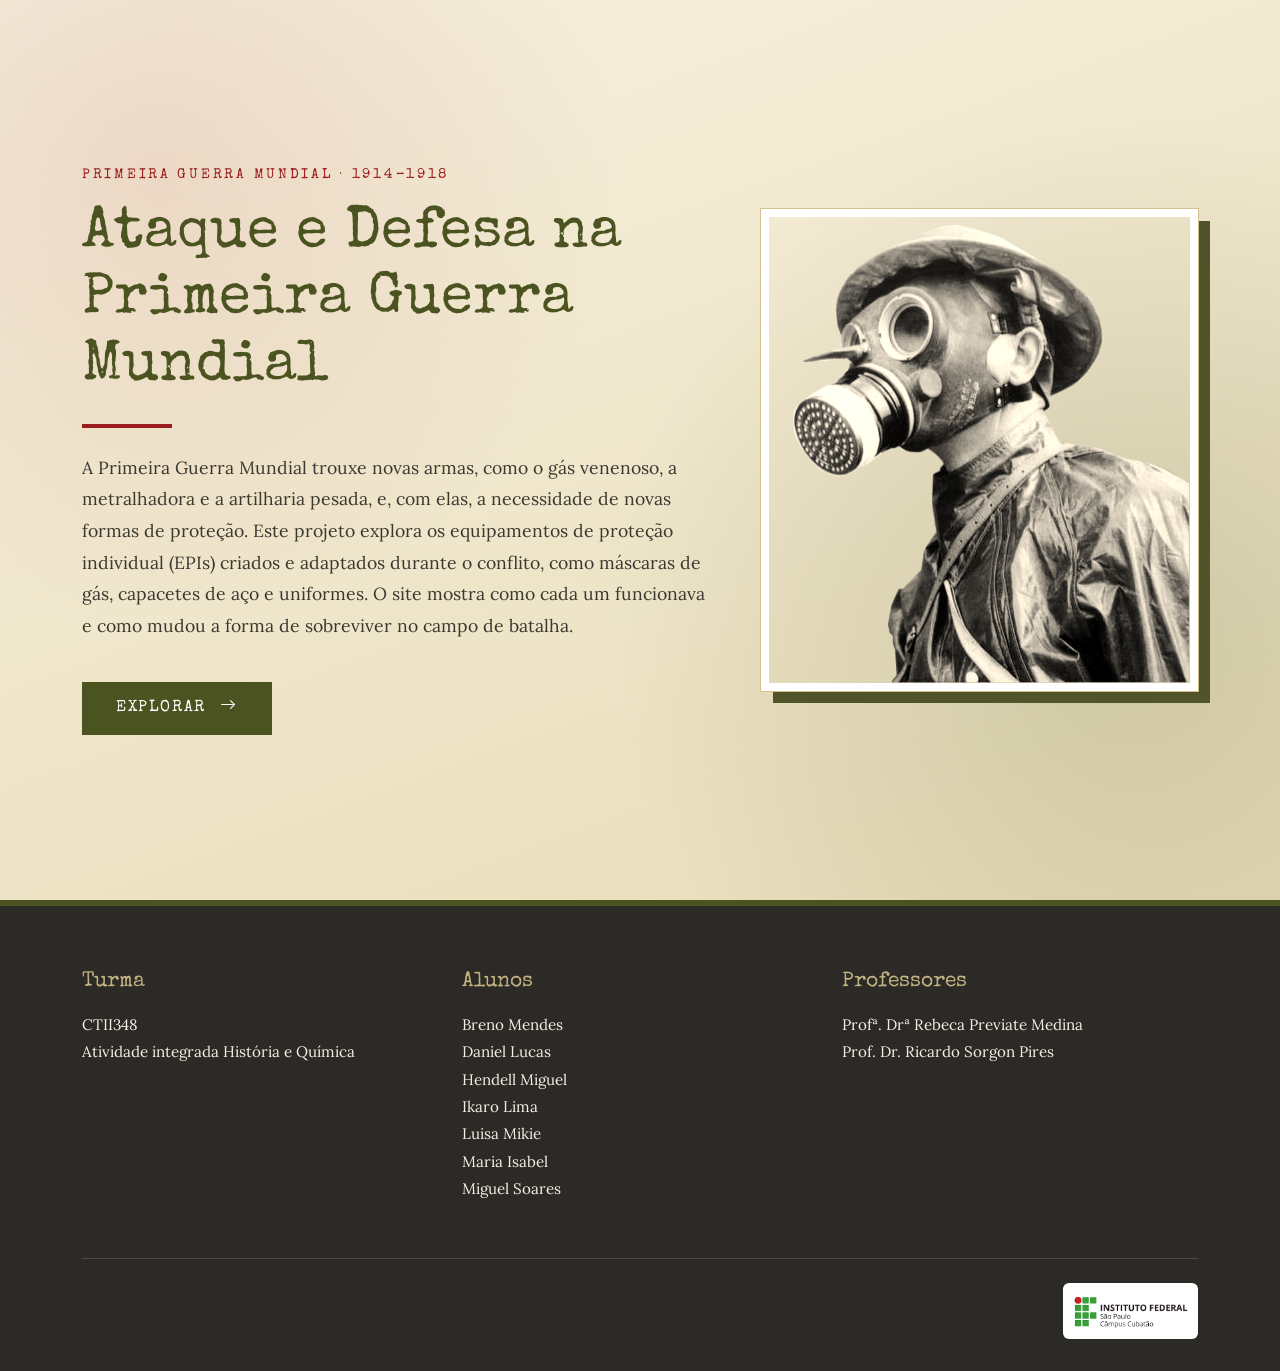
<file: index.html>
<!DOCTYPE html>
<html lang="pt-BR">
<head>
    <meta charset="UTF-8">
    <meta name="viewport" content="width=device-width, initial-scale=1.0">
    <title>EPIs da Primeira Guerra Mundial</title>
    <link rel="icon" type="image/x-icon" href="components/imgs/favicon.png">
    <link href="https://cdn.jsdelivr.net/npm/bootstrap@5.3.2/dist/css/bootstrap.min.css" rel="stylesheet">
    <link rel="stylesheet" href="https://cdn.jsdelivr.net/npm/bootstrap-icons@1.11.3/font/bootstrap-icons.css">
    <link href="https://fonts.googleapis.com/css2?family=Lora:wght@400;600&family=Special+Elite&display=swap" rel="stylesheet">
    <link rel="stylesheet" href="styles/style.css">
</head>
<body>

    <!-- HERO -->
    <header class="hero d-flex align-items-center">
        <div class="container">
            <div class="row align-items-center g-5">

                <div class="col-lg-7">
                    <p class="eyebrow fade-in">Primeira Guerra Mundial · 1914–1918</p>
                    <h1 class="hero-title fade-in" style="--delay: .15s">Ataque e Defesa na Primeira Guerra Mundial</h1>
                    <div class="divider fade-in" style="--delay: .3s"></div>
                    <p class="hero-text fade-in" style="--delay: .45s">
                        A Primeira Guerra Mundial trouxe novas armas, como o gás venenoso, a metralhadora e a artilharia pesada,
                        e, com elas, a necessidade de novas formas de proteção. Este projeto explora os equipamentos de
                        proteção individual (EPIs) criados e adaptados durante o conflito, como máscaras de gás, capacetes de aço
                        e uniformes. O site mostra como cada um funcionava e como mudou a forma de sobreviver no campo de batalha.
                    </p>
                    <div class="d-flex flex-column align-items-start fade-in" style="--delay: .6s">
    <a href="epis.html" class="btn btn-explorar">
        Explorar <i class="bi bi-arrow-right ms-2"></i>
    </a>
</div>
                    
                </div>

                <div class="col-lg-5 text-center fade-in" style="--delay: .4s">
                    <img src="components/imgs/soldado.png" alt="Soldado da Primeira Guerra Mundial usando máscara de gás" class="hero-img img-fluid">
                </div>

            </div>
        </div>
    </header>

    <!-- CRÉDITOS -->
    <footer class="footer-section">
        <div class="container">
            <div class="row g-4">

                <div class="col-md-4 fade-in">
                    <h2 class="footer-title">Turma</h2>
                    <ul class="footer-list">
                        <li>CTII348</li>
                        <li>Atividade integrada História e Química</li>
                    </ul>
                </div>

                <div class="col-md-4 fade-in" style="--delay: .15s">
                    <h2 class="footer-title">Alunos</h2>
                    <ul class="footer-list">
                        <li>Breno Mendes</li>
                        <li>Daniel Lucas</li>
                        <li>Hendell Miguel</li>
                        <li>Ikaro Lima</li>
                        <li>Luisa Mikie</li>
                        <li>Maria Isabel</li>
                        <li>Miguel Soares</li>
                    </ul>
                </div>

                <div class="col-md-4 fade-in" style="--delay: .3s">
                    <h2 class="footer-title">Professores</h2>
                    <ul class="footer-list">
                        <li>Profª. Drª Rebeca Previate Medina</li>
                        <li>Prof. Dr. Ricardo Sorgon Pires</li>
                    </ul>
                </div>

            </div>

            <div class="institution">
                <img src="components/imgs/ifsp.png" alt="Logo do IFSP Cubatão" class="inst-logo">
            </div>
        </div>
    </footer>

    <script>
        const elementos = document.querySelectorAll('.fade-in');

        if ('IntersectionObserver' in window) {
            const observer = new IntersectionObserver((entries) => {
                entries.forEach((entry) => {
                    if (entry.isIntersecting) {
                        entry.target.classList.add('visible');
                        observer.unobserve(entry.target);
                    }
                });
            }, { threshold: 0.15 });

            elementos.forEach((el) => observer.observe(el));
        } else {
            elementos.forEach((el) => el.classList.add('visible'));
        }
    </script>
</body>
</html>
</file>
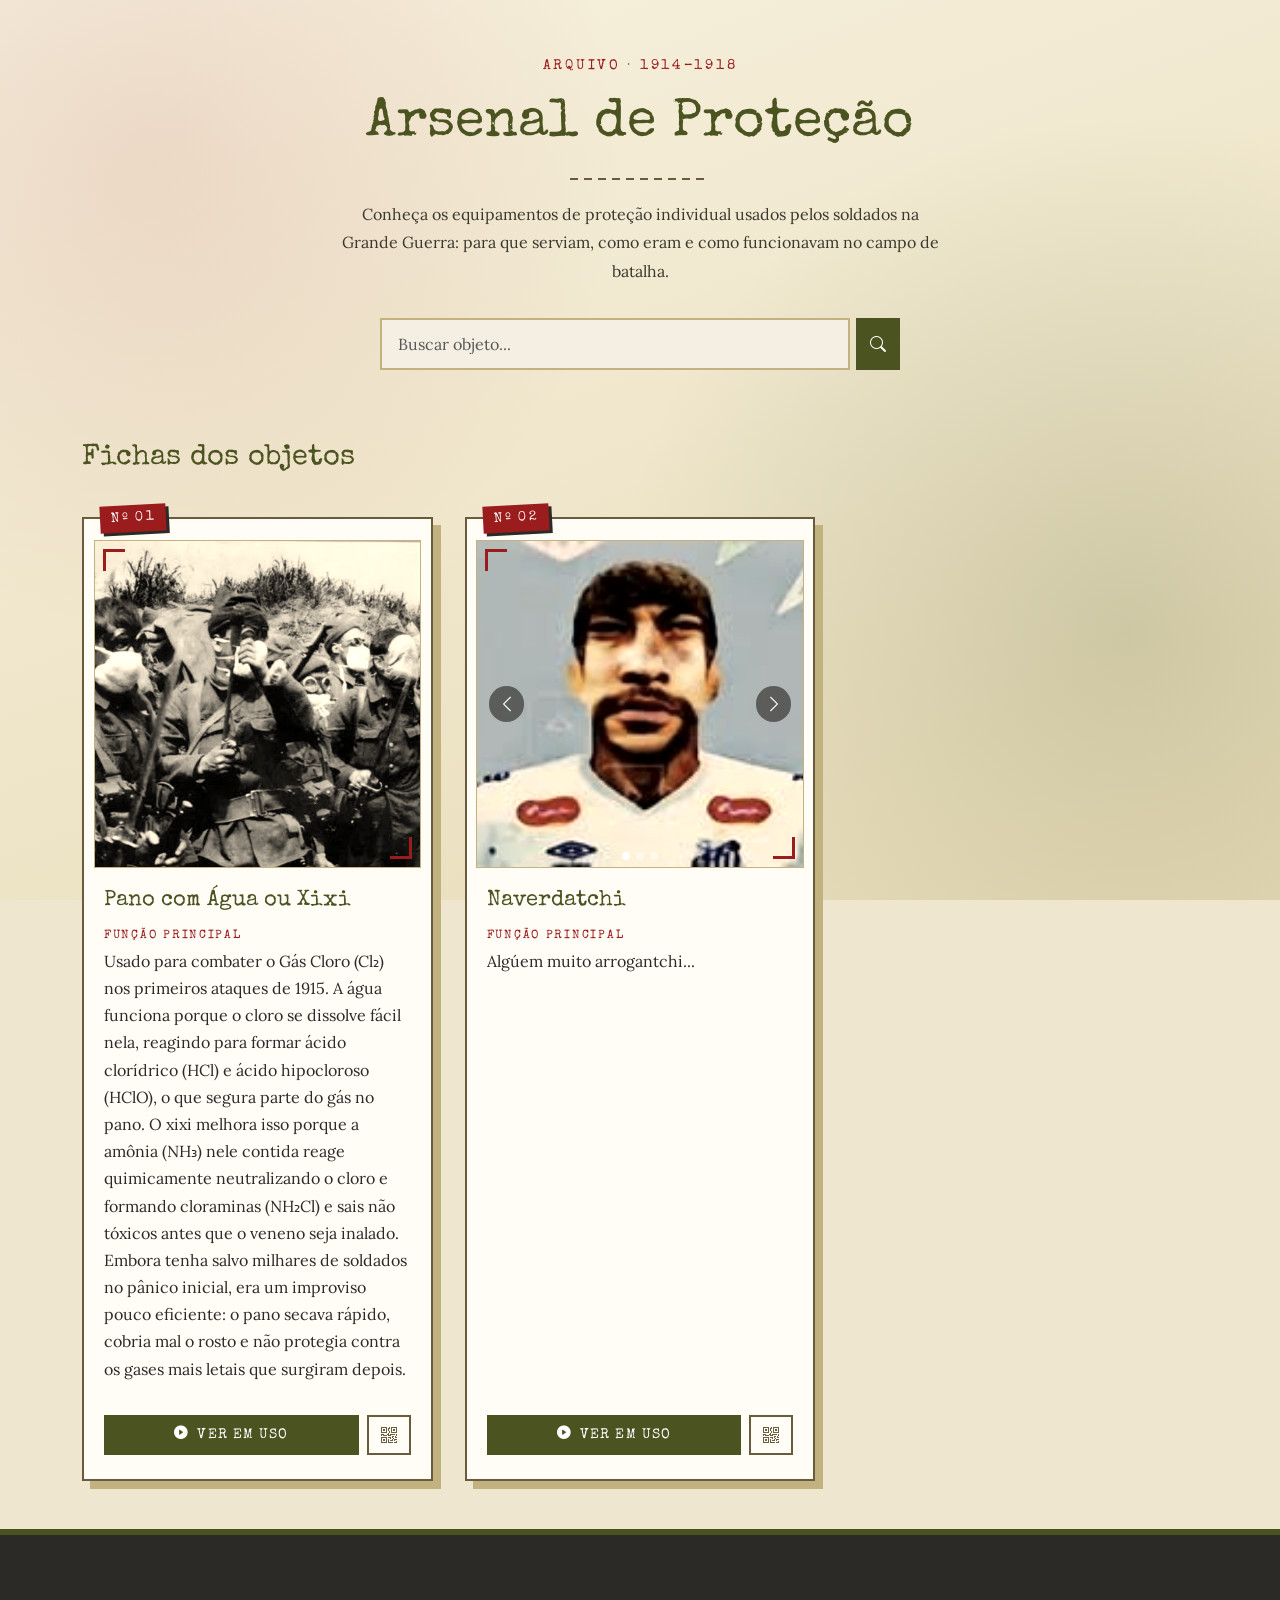
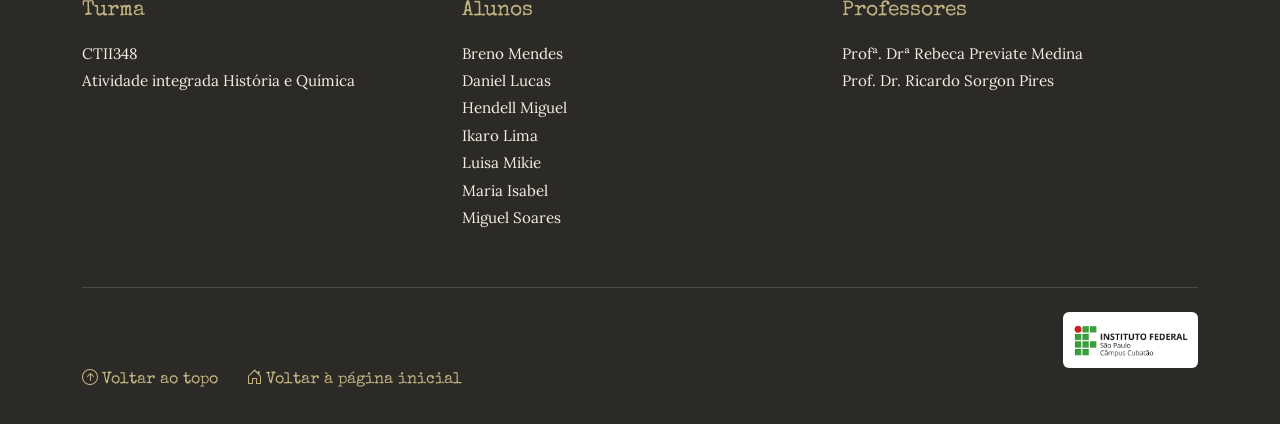
<file: epis.html>
<!DOCTYPE html>
<html lang="pt-BR">
<head>
    <meta charset="UTF-8">
    <meta name="viewport" content="width=device-width, initial-scale=1.0">
    <title>Catálogo de EPIs | Primeira Guerra Mundial</title>
    <link rel="icon" type="image/x-icon" href="components/imgs/favicon.png">
    <link href="https://cdn.jsdelivr.net/npm/bootstrap@5.3.2/dist/css/bootstrap.min.css" rel="stylesheet">
    <link rel="stylesheet" href="https://cdn.jsdelivr.net/npm/bootstrap-icons@1.11.3/font/bootstrap-icons.css">
    <link href="https://fonts.googleapis.com/css2?family=Lora:wght@400;600&family=Special+Elite&display=swap" rel="stylesheet">
    <link rel="stylesheet" href="styles/style.css">
</head>
<body>

    <!-- CABEÇALHO -->
    <header class="page-header">
        <div class="container">
            <p class="eyebrow fade-in">Arquivo · 1914–1918</p>
            <h1 class="page-title fade-in" style="--delay: .1s">Arsenal de Proteção</h1>
            <div class="orn fade-in" style="--delay: .2s"></div>
            <p class="page-sub fade-in" style="--delay: .3s">
                Conheça os equipamentos de proteção individual usados pelos soldados na Grande Guerra:
                para que serviam, como eram e como funcionavam no campo de batalha.
            </p>

            <form class="busca d-flex fade-in" style="--delay: .4s" id="form-busca" role="search" autocomplete="off">
                <input class="form-control" type="search" id="busca" list="lista-epis" placeholder="Buscar objeto..." aria-label="Buscar objeto">
                <button class="btn btn-busca" type="submit" aria-label="Buscar"><i class="bi bi-search"></i></button>
            </form>
            <datalist id="lista-epis"></datalist>
        </div>
    </header>

    <main class="container pb-5">

        <!-- AVISO QUANDO CHEGA PELO QR CODE -->
        <div id="aviso-qr" class="aviso-qr d-none" role="status">
            <i class="bi bi-geo-alt-fill fs-4"></i>
            <span>Você chegou pelo QR Code: <strong id="aviso-qr-nome"></strong></span>
            <button type="button" id="aviso-qr-fechar" class="btn btn-sm btn-aviso">Ver todos os EPIs</button>
        </div>

        <!-- CATÁLOGO -->
        <section id="catalogo">
            <h2 class="secao-titulo fade-in">Fichas dos objetos</h2>

            <div id="grid-epis"></div>

            <div id="sem-resultados" class="sem-resultados d-none">
                <i class="bi bi-search fs-1"></i>
                <p class="mt-2 mb-0">Nenhum objeto encontrado para essa busca.</p>
            </div>

            <div id="sem-epis" class="sem-resultados d-none">
                <i class="bi bi-box-seam fs-1"></i>
                <p class="mt-2 mb-0">Nenhum EPI cadastrado ainda. Adicione em <code>scripts/epis.js</code>.</p>
            </div>
        </section>
    </main>

    <!-- RODAPÉ -->
    <footer class="footer-section">
    <div class="container">
        <div class="row g-4">

            <div class="col-md-4 fade-in">
                <h2 class="footer-title">Turma</h2>
                <ul class="footer-list">
                    <li>CTII348</li>
                    <li>Atividade integrada História e Química</li>
                </ul>
            </div>

            <div class="col-md-4 fade-in" style="--delay: .15s">
                <h2 class="footer-title">Alunos</h2>
                <ul class="footer-list">
                     <li>Breno Mendes</li>
                        <li>Daniel Lucas</li>
                        <li>Hendell Miguel</li>
                        <li>Ikaro Lima</li>
                        <li>Luisa Mikie</li>
                        <li>Maria Isabel</li>
                        <li>Miguel Soares</li>
                </ul>
            </div>

            <div class="col-md-4 fade-in" style="--delay: .3s">
                <h2 class="footer-title">Professores</h2>
                <ul class="footer-list">
                    <li>Profª. Drª Rebeca Previate Medina</li>
                        <li>Prof. Dr. Ricardo Sorgon Pires</li>
                </ul>
            </div>

        </div>

        <div class="institution">
            <img src="components/imgs/ifsp.png" alt="Logo do IFSP" class="inst-logo">
            
        </div>
        <nav class="footer-nav" aria-label="Navegação do rodapé">
                <a href="#top" class="footer-link"><i class="bi bi-arrow-up-circle me-1"></i>Voltar ao topo</a>
                <a href="index.html" class="footer-link"><i class="bi bi-house-door me-1"></i>Voltar à página inicial</a>
            </nav>
    </div>
</footer>

    <!-- MODAL DE VÍDEO -->
    <div class="modal fade" id="modalVideo" tabindex="-1" aria-labelledby="modalVideoTitulo" aria-hidden="true">
        <div class="modal-dialog modal-lg modal-dialog-centered">
            <div class="modal-content modal-war">
                <div class="modal-header">
                    <h5 class="modal-title" id="modalVideoTitulo"></h5>
                    <button type="button" class="btn-close btn-close-white" data-bs-dismiss="modal" aria-label="Fechar"></button>
                </div>
                <div class="modal-body p-0">
                    <div class="ratio ratio-16x9" id="modalVideoCorpo"></div>
                </div>
            </div>
        </div>
    </div>

    <script src="https://cdn.jsdelivr.net/npm/bootstrap@5.3.2/dist/js/bootstrap.bundle.min.js"></script>
    <script src="scripts/epis.js"></script>
</body>
</html>
</file>
<file: styles/style.css>
:root {
    --olive: #4b5320;
    --mud: #6b5b3e;
    --khaki: #c2b280;
    --paper: #f4efe2;
    --ink: #2b2a26;
    --poppy: #9b1c1c;
}

html { scroll-behavior: smooth; }

body {
    color: var(--ink);
    font-family: 'Lora', Georgia, serif;
    background-color: #efe6cf;
    background-image:
        radial-gradient(circle at 12% 18%, rgba(155, 28, 28, .10), transparent 35%),
        radial-gradient(circle at 88% 70%, rgba(75, 83, 32, .18), transparent 40%),
        linear-gradient(160deg, #f7f1df 0%, #e8dcb8 100%);
    background-attachment: fixed;
}

/* =====================================================
   PÁGINA INICIAL
   ===================================================== */

/* ---------- HERO ---------- */
.hero {
    min-height: 100vh;
    padding: 4rem 0;
}

.eyebrow {
    font-family: 'Special Elite', monospace;
    text-transform: uppercase;
    letter-spacing: .2em;
    font-size: .85rem;
    color: var(--poppy);
    margin-bottom: 1rem;
}

.hero-title {
    font-family: 'Special Elite', monospace;
    font-size: clamp(2.2rem, 5vw, 3.6rem);
    line-height: 1.15;
    color: var(--olive);
}

.divider {
    width: 90px;
    height: 4px;
    background: var(--poppy);
    margin: 1.5rem 0;
}

.hero-text {
    font-size: 1.1rem;
    line-height: 1.8;
    max-width: 60ch;
    color: #3a382f;
}

.hero-img {
    max-height: 520px;
    object-fit: cover;
    border: 8px solid #fff;
    outline: 1px solid var(--khaki);
    filter: sepia(.35) contrast(1.05);
    box-shadow: 12px 12px 0 var(--olive);
}

/* ---------- BOTÕES ---------- */
.btn-explorar {
    margin-top: 1.5rem;
    background: var(--olive);
    color: #fff;
    font-family: 'Special Elite', monospace;
    letter-spacing: .1em;
    text-transform: uppercase;
    padding: .8rem 2rem;
    border: 2px solid var(--olive);
    border-radius: 0;
    transition: background .25s, color .25s, transform .25s;
}

.btn-explorar:hover {
    background: transparent;
    color: var(--olive);
    transform: translateY(-3px);
}

.btn-quiz {
    margin-top: 1rem;
    background: transparent;
    color: var(--poppy);
    font-family: 'Special Elite', monospace;
    letter-spacing: .1em;
    text-transform: uppercase;
    padding: .8rem 2rem;
    border: 2px solid var(--poppy);
    border-radius: 0;
    transition: background .25s, color .25s, transform .25s;
}

.btn-quiz:hover {
    background: var(--poppy);
    color: #fff;
    transform: translateY(-3px);
}

/* ---------- RODAPÉ / CRÉDITOS ---------- */
.footer-section {
    background: var(--ink);
    color: var(--paper);
    padding: 4rem 0 2rem;
    border-top: 6px solid var(--olive);
}

.footer-title {
    font-family: 'Special Elite', monospace;
    font-size: 1.3rem;
    color: var(--khaki);
    margin-bottom: 1rem;
}

.footer-list {
    list-style: none;
    padding: 0;
    line-height: 1.8;
    font-size: .95rem;
}

.footer-link {
    color: var(--khaki);
    text-decoration: none;
    font-family: 'Special Elite', monospace;
}

.footer-link:hover { color: #fff; }

/* ---------- LOGO DA INSTITUIÇÃO ---------- */
.institution {
    display: flex;
    justify-content: flex-end;
    margin-top: 2.5rem;
    padding-top: 1.5rem;
    border-top: 1px solid rgba(255, 255, 255, .15);
}

.inst-logo {
    height: 56px;
    width: auto;
    background: #fff;
    padding: 6px;
    border-radius: 6px;
}

/* ---------- FADE-IN (aparece de baixo) ---------- */
.fade-in {
    opacity: 0;
    transform: translateY(40px);
    transition: opacity .8s ease, transform .8s ease;
    transition-delay: var(--delay, 0s);
}

.fade-in.visible {
    opacity: 1;
    transform: translateY(0);
}

@media (prefers-reduced-motion: reduce) {
    .fade-in {
        opacity: 1;
        transform: none;
        transition: none;
    }
}

/* =====================================================
   PÁGINA DOS EPIs
   ===================================================== */

/* ---------- CABEÇALHO ---------- */
.page-header {
    text-align: center;
    padding: 3.5rem 0 2rem;
}

.page-title {
    font-family: 'Special Elite', monospace;
    font-size: clamp(2.2rem, 5vw, 3.4rem);
    color: var(--olive);
}

.page-sub {
    max-width: 60ch;
    margin: 0 auto;
    line-height: 1.8;
    color: #3a382f;
}

.orn {
    width: 140px;
    height: 2px;
    margin: 1.25rem auto;
    background: repeating-linear-gradient(90deg, var(--mud) 0 8px, transparent 8px 14px);
}

.secao-titulo {
    font-family: 'Special Elite', monospace;
    font-size: 1.8rem;
    color: var(--olive);
    margin: 2.5rem 0 1.5rem;
}

/* ---------- BUSCA ---------- */
.busca {
    max-width: 520px;
    margin: 2rem auto 0;
    gap: .4rem;
}

.busca .form-control {
    padding: .75rem 1rem;
    background: var(--paper);
    border: 2px solid var(--khaki);
    border-radius: 0;
    font-family: 'Lora', serif;
}

.busca .form-control:focus {
    border-color: var(--khaki);
    box-shadow: 0 0 0 .2rem rgba(194, 178, 128, .4);
}

.btn-busca {
    background: var(--olive);
    color: #fff;
    border: 2px solid var(--olive);
    border-radius: 0;
}

.btn-busca:hover {
    background: var(--khaki);
    border-color: var(--khaki);
    color: var(--ink);
}

/* ---------- AVISO (chegou pelo QR Code) ---------- */
.aviso-qr {
    display: flex;
    flex-wrap: wrap;
    align-items: center;
    gap: .75rem 1rem;
    margin-top: 1.5rem;
    padding: 1rem 1.25rem;
    background: var(--poppy);
    color: #fff;
    font-family: 'Special Elite', monospace;
    box-shadow: 6px 6px 0 var(--ink);
}

.btn-aviso {
    margin-left: auto;
    background: #fff;
    color: var(--poppy);
    border-radius: 0;
    font-family: 'Special Elite', monospace;
}

.btn-aviso:hover {
    background: var(--ink);
    color: #fff;
}

/* ---------- GRADE DOS CARTÕES (CSS Grid) ---------- */
#grid-epis {
    display: grid;
    grid-template-columns: minmax(0, 1fr);
    gap: 2.5rem 2rem;
    margin: 0;
    padding: 1rem 0 0;
}

@media (min-width: 768px) {
    #grid-epis { grid-template-columns: repeat(2, minmax(0, 1fr)); }
}

@media (min-width: 1200px) {
    #grid-epis { grid-template-columns: repeat(3, minmax(0, 1fr)); }
}

#grid-epis > .epi-col {
    display: flex;
    width: auto;
    max-width: none;
    margin: 0;
    padding: 0;
}

/* ---------- CARTÕES (FICHAS) ---------- */
.epi-card {
    position: relative;
    width: 100%;
    display: flex;
    flex-direction: column;
    background: #fffdf6;
    border: 2px solid var(--mud);
    box-shadow: 8px 8px 0 var(--khaki);
    scroll-margin-top: 100px;
    transition: transform .3s ease, box-shadow .3s ease;
}

.epi-card:hover {
    transform: translateY(-6px);
    box-shadow: 12px 12px 0 var(--olive);
}

.epi-numero {
    position: absolute;
    top: -14px;
    left: 16px;
    z-index: 2;
    padding: .2rem .7rem;
    background: var(--poppy);
    color: #fff;
    font-family: 'Special Elite', monospace;
    font-size: .85rem;
    letter-spacing: .1em;
    transform: rotate(-3deg);
    box-shadow: 3px 3px 0 var(--ink);
}

.epi-img {
    position: relative;
    aspect-ratio: 1 / 1;
    margin: 1.35rem .6rem 0;
    border: 1px solid var(--khaki);
    background: var(--paper);
    overflow: hidden;
}

.epi-img::before,
.epi-img::after {
    content: '';
    position: absolute;
    width: 22px;
    height: 22px;
    z-index: 1;
    pointer-events: none;
}

.epi-img::before {
    top: 8px;
    left: 8px;
    border-top: 3px solid var(--poppy);
    border-left: 3px solid var(--poppy);
}

.epi-img::after {
    bottom: 8px;
    right: 8px;
    border-bottom: 3px solid var(--poppy);
    border-right: 3px solid var(--poppy);
}

.epi-img img {
    position: absolute;
    inset: 0;
    width: 100%;
    height: 100%;
    object-fit: cover;
    filter: sepia(.4) contrast(1.05);
    transition: transform .5s ease;
}

.epi-card:hover .epi-img img { transform: scale(1.06); }

.epi-img-vazia {
    position: absolute;
    inset: 0;
    display: flex;
    flex-direction: column;
    align-items: center;
    justify-content: center;
    gap: .5rem;
    color: var(--mud);
    font-family: 'Special Elite', monospace;
    background: repeating-linear-gradient(45deg, #efe6cf 0 12px, #e8dcb8 12px 24px);
}

.epi-img-vazia i { font-size: 2.5rem; }

.epi-corpo {
    display: flex;
    flex-direction: column;
    flex: 1;
    padding: 1.25rem 1.25rem 1.5rem;
}

.epi-nome {
    font-family: 'Special Elite', monospace;
    font-size: 1.4rem;
    color: var(--olive);
    margin-bottom: .75rem;
    overflow-wrap: anywhere;
}

.epi-label {
    margin: 0 0 .25rem;
    font-family: 'Special Elite', monospace;
    font-size: .72rem;
    letter-spacing: .15em;
    text-transform: uppercase;
    color: var(--poppy);
}

.epi-funcao {
    flex: 1;
    line-height: 1.7;
}

.epi-acoes {
    display: flex;
    gap: .5rem;
    margin-top: 1rem;
}

.btn-video {
    flex: 1;
    background: var(--olive);
    color: #fff;
    border: 2px solid var(--olive);
    border-radius: 0;
    font-family: 'Special Elite', monospace;
    font-size: .85rem;
    letter-spacing: .08em;
    text-transform: uppercase;
}

.btn-video:hover:not(:disabled) {
    background: transparent;
    color: var(--olive);
}

.btn-video:disabled {
    background: #cfc7ad;
    border-color: #cfc7ad;
    color: #6e6955;
    opacity: 1;
}

.btn-link-qr {
    background: transparent;
    color: var(--mud);
    border: 2px solid var(--mud);
    border-radius: 0;
}

.btn-link-qr:hover {
    background: var(--mud);
    color: #fff;
}

/* destaque quando chega pelo QR Code ou pela busca */
.epi-card.destaque {
    outline: 4px solid var(--poppy);
    outline-offset: 6px;
    animation: pulso 1.2s ease 2;
}

@keyframes pulso {
    0%, 100% { box-shadow: 8px 8px 0 var(--khaki); }
    50% { box-shadow: 0 0 0 14px rgba(155, 28, 28, .25), 8px 8px 0 var(--khaki); }
}

.sem-resultados {
    text-align: center;
    padding: 3rem 1rem;
    color: var(--mud);
    font-family: 'Special Elite', monospace;
}

/* ---------- MODAL DE VÍDEO ---------- */
.modal-war {
    background: var(--ink);
    color: var(--paper);
    border: 3px solid var(--khaki);
    border-radius: 0;
}

.modal-war .modal-header { border-bottom: 1px solid rgba(255, 255, 255, .15); }

.modal-war .modal-title {
    font-family: 'Special Elite', monospace;
    color: var(--khaki);
}

/* ---------- CARROSSEL (vários itens no mesmo item) ---------- */
.epi-img .carousel {
    position: absolute;
    inset: 0;
}

.epi-img .carousel-inner,
.epi-img .carousel-item {
    height: 100%;
}

.epi-img .carousel-control-prev,
.epi-img .carousel-control-next {
    width: 18%;
    opacity: .9;
}

.epi-img .carousel-control-prev-icon,
.epi-img .carousel-control-next-icon {
    width: 2.2rem;
    height: 2.2rem;
    background-color: rgba(43, 42, 38, .7);
    background-size: 50%;
    border-radius: 50%;
}

.epi-img .carousel-indicators { margin-bottom: .4rem; }

.epi-img .carousel-indicators [data-bs-target] {
    width: 8px;
    height: 8px;
    border: 0;
    border-radius: 50%;
}
.institution {
    display: flex;
    align-items: center;
    flex-wrap: wrap;
    gap: 1rem 2rem;
    margin-top: 2.5rem;
    padding-top: 1.5rem;
    border-top: 1px solid rgba(255, 255, 255, .15);
}

.inst-logo {
    height: 56px;
    width: auto;
    margin-left: auto;
    background: #fff;
    padding: 6px;
    border-radius: 6px;
}

.footer-nav {
    display: flex;
    flex-wrap: wrap;
    gap: .75rem 1.75rem;
}
@media (max-width: 575.98px) {
    .hero .row {
        margin-left: 0;
        margin-right: 0;
    }
}
</file>
